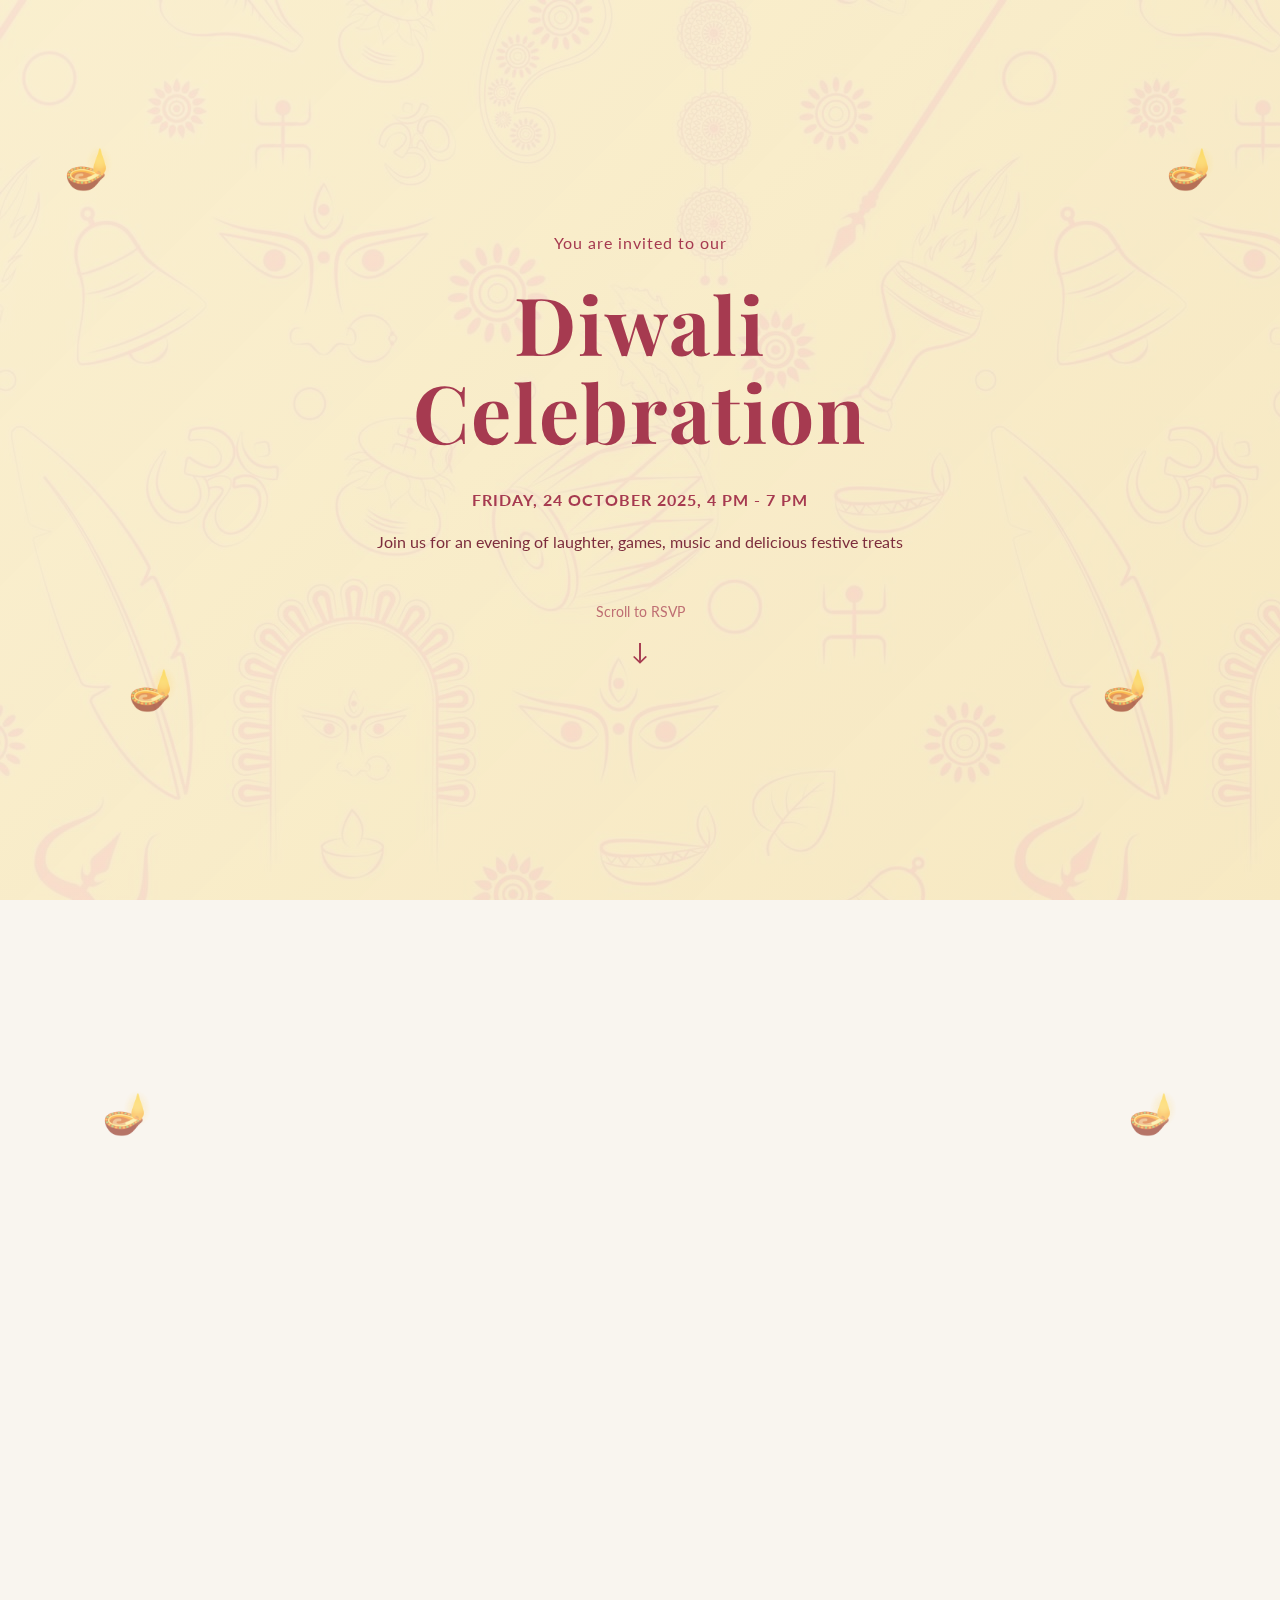
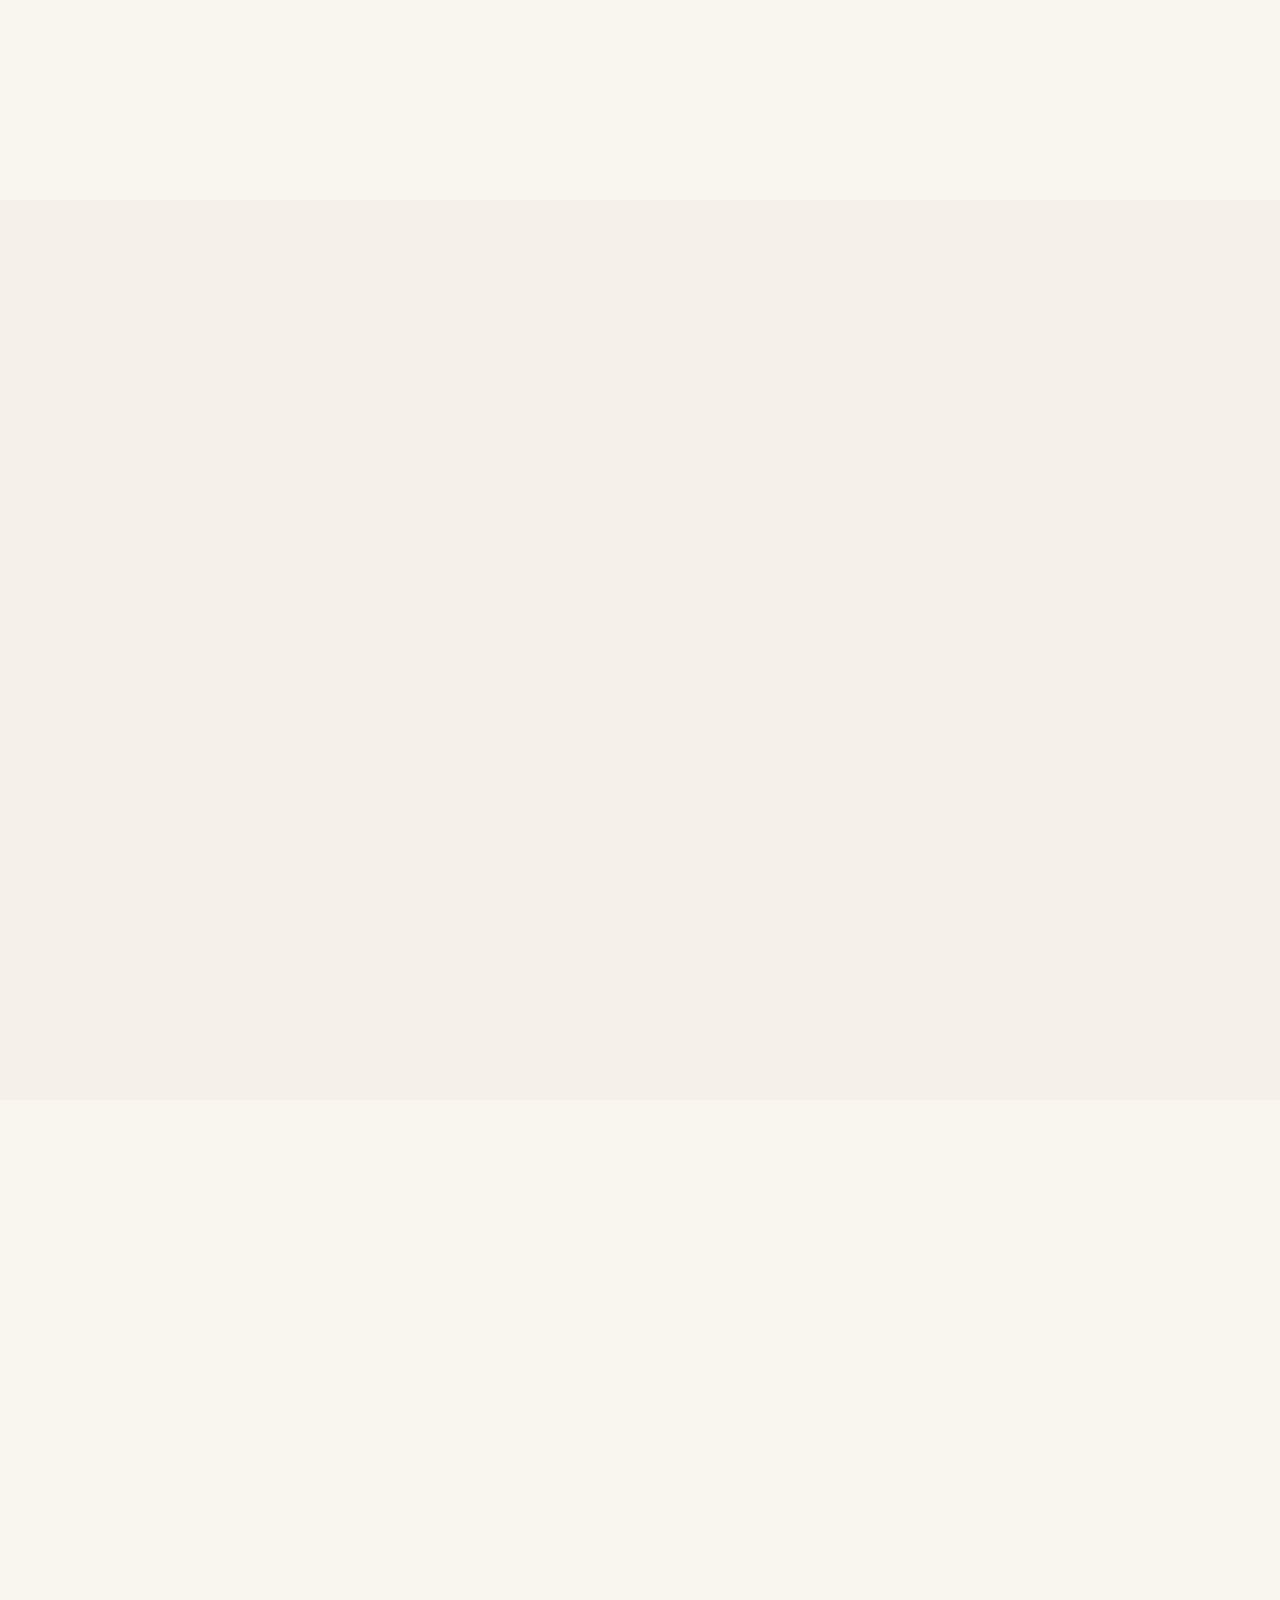
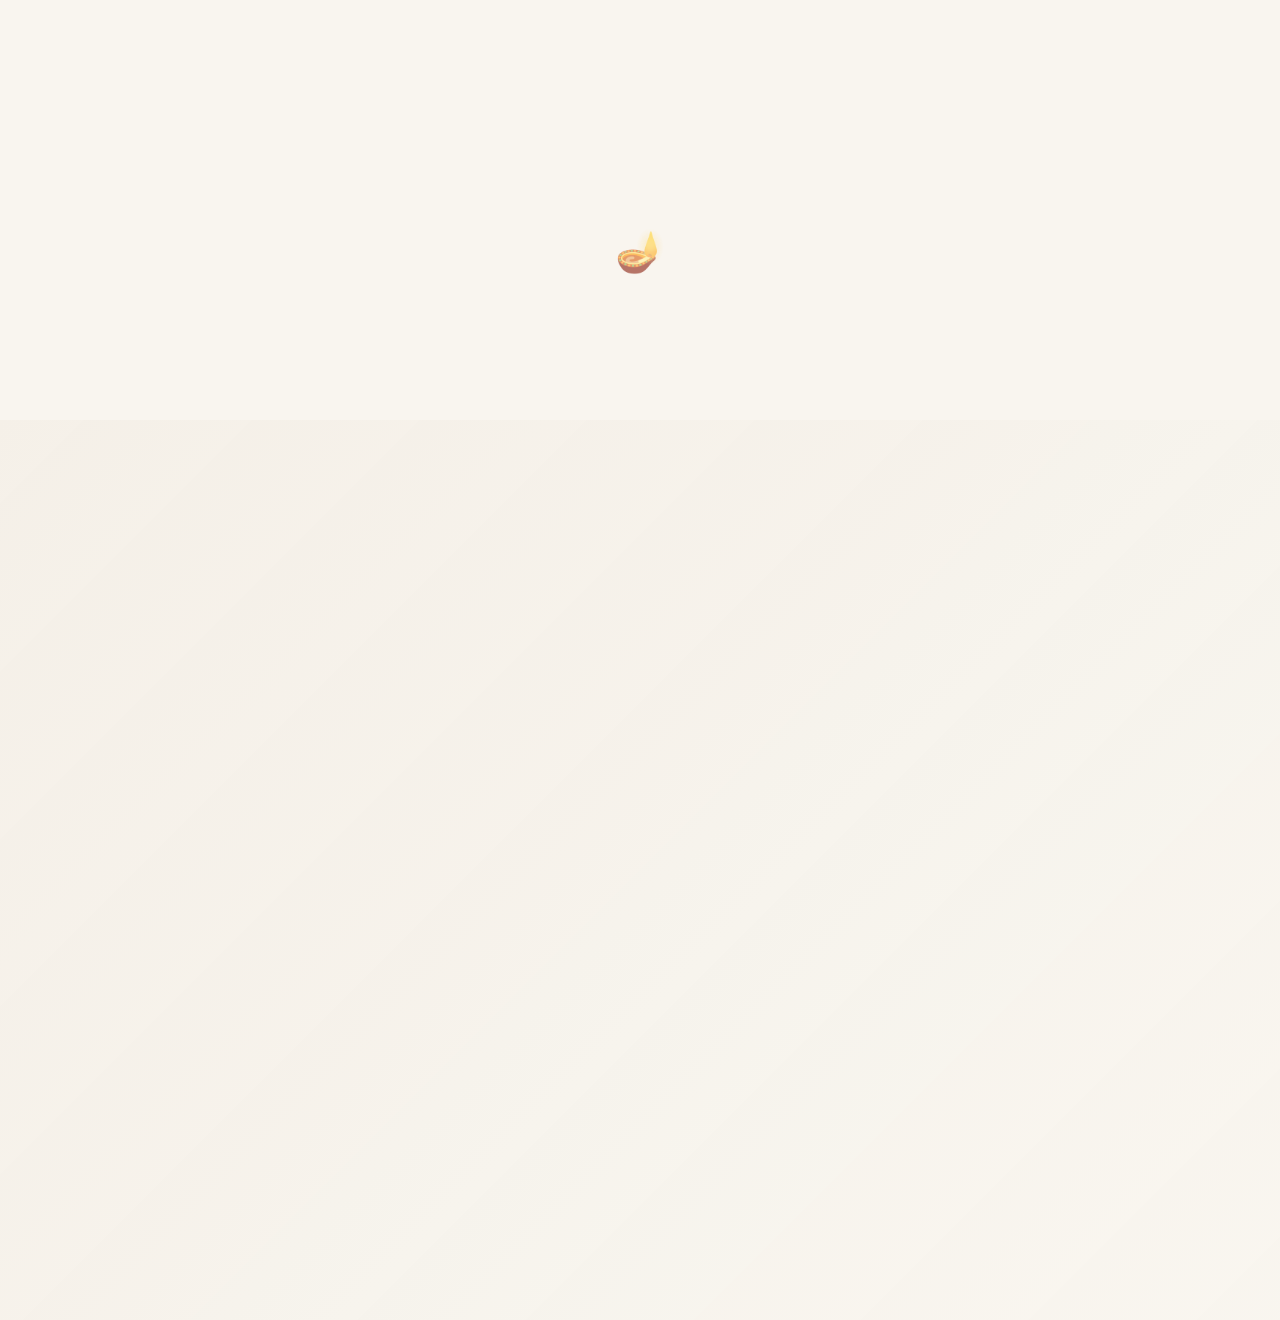
<file: index.html>
<!DOCTYPE html>
<html lang="en">
<head>
    <meta charset="UTF-8">
    <meta name="viewport" content="width=device-width, initial-scale=1.0">
    <title>Diwali Celebration 2025 - You're Invited!</title>
    <link rel="stylesheet" href="style.css">
    <link rel="preconnect" href="https://fonts.googleapis.com">
    <link rel="preconnect" href="https://fonts.gstatic.com" crossorigin>
    <link href="https://fonts.googleapis.com/css2?family=Playfair+Display:wght@400;600;700&family=Lato:wght@300;400;700&display=swap" rel="stylesheet">
</head>
<body>
    <!-- Section 1: Main Invitation -->
    <section class="section hero">
        <div class="diya-decorations">
            <div class="diya diya-1">🪔</div>
            <div class="diya diya-2">🪔</div>
            <div class="diya diya-3">🪔</div>
            <div class="diya diya-4">🪔</div>
        </div>
        
        <div class="content">
            <div class="invite-header">You are invited to our</div>
            
            <h1 class="main-title">Diwali<br>Celebration</h1>
            
            <div class="event-details">
                <div class="date-time">FRIDAY, 24 OCTOBER 2025, 4 PM - 7 PM</div>
                <div class="description">Join us for an evening of laughter, games, music and delicious festive treats</div>
            </div>
            
            <div class="scroll-indicator">
                <div class="scroll-text">Scroll to RSVP</div>
                <div class="scroll-arrow">↓</div>
            </div>
        </div>
    </section>

    <!-- Section 2: About Diwali -->
    <section class="section about">
        <div class="diya-decorations">
            <div class="diya diya-5">🪔</div>
            <div class="diya diya-6">🪔</div>
        </div>
        
        <div class="content">
            <h2 class="section-title">About Diwali</h2>
            
            <div class="about-content">
                <p class="about-text">
                    The name "Diwali" comes from the Sanskrit term <em>dīpāvalī</em>, meaning "a row of lamps". 
                    Homes are adorned with diyas (oil lamps) to symbolize spiritual enlightenment and the dispelling 
                    of darkness. The festival symbolizes the triumph of righteousness, knowledge, and prosperity over 
                    evil and ignorance. Celebrations involve lighting fireworks, creating elaborate floor patterns 
                    called rangoli, and sharing festive treats.
                </p>
                
                <div class="celebration-aspects">
                    <div class="aspect">
                        <div class="aspect-icon">🪔</div>
                        <div class="aspect-title">Festival of Lights</div>
                    </div>
                    <div class="aspect">
                        <div class="aspect-icon">✨</div>
                        <div class="aspect-title">Joy & Prosperity</div>
                    </div>
                    <div class="aspect">
                        <div class="aspect-icon">👨‍👩‍👧‍👦</div>
                        <div class="aspect-title">Togetherness</div>
                    </div>
                    <div class="aspect">
                        <div class="aspect-icon">🌟</div>
                        <div class="aspect-title">New Beginnings</div>
                    </div>
                </div>
                
                <div class="join-message">
                    Join us as we honor this beautiful tradition with food, music, and wonderful company!
                </div>
            </div>
        </div>
    </section>

    <!-- Section 3: Important Details -->
    <section class="section details">
        
        <div class="content">
            <h2 class="section-title">Important Details</h2>
            
            <div class="details-grid">
                <div class="detail-card">
                    <div class="detail-header">
                        <div class="detail-icon"><span class="icon-location">◉</span></div>
                        <h3 class="detail-title">Directions</h3>
                    </div>
                    <div class="detail-content">
                        <p>The celebration will be held at <strong>Pioneer Endicott Social Lounge</strong>, 141 4th St E, St. Paul, 55101.</p>
                        <p>The closest landmark is <strong>Gambit Brewing Co</strong>.</p>
                        <p>Please text/call us at <a href="tel:812-803-9042">812-803-9042</a> as you'll have to be buzzed in.</p>
                    </div>
                </div>
                
                <div class="detail-card">
                    <div class="detail-header">
                        <div class="detail-icon"><span class="icon-parking">P</span></div>
                        <h3 class="detail-title">Parking</h3>
                    </div>
                    <div class="detail-content">
                        <p>Closest parking is <strong>Jackson Street Parking Ramp</strong>.</p>
                    </div>
                </div>
                
                <div class="detail-card">
                    <div class="detail-header">
                        <div class="detail-icon"><span class="icon-dresscode">✦</span></div>
                        <h3 class="detail-title">Dress Code</h3>
                    </div>
                    <div class="detail-content">
                        <p>We will be in festive Indian attire. Please feel free to wear whatever makes you feel festive.</p>
                    </div>
                </div>
            </div>
        </div>
    </section>

    <!-- Section 4: RSVP -->
    <section class="section rsvp">
        <div class="diya-decorations">
            <div class="diya diya-8">🪔</div>
        </div>
        
        <div class="content">
            <h2 class="section-title">RSVP</h2>
            
            <div class="rsvp-deadline">Please RSVP by the 13th</div>
            <div class="rsvp-subtitle">We'd love to celebrate with you! Please let us know if you can join us.</div>
            
            <!-- 
                FORMSPREE SETUP:
                1. Sign up FREE at https://formspree.io
                2. Create a new form
                3. Copy your form ID (looks like: xyzabc123)
                4. Replace YOUR_FORM_ID below with your actual ID
            -->
            
            <form class="rsvp-form" id="rsvpForm" action="https://formspree.io/f/xvgwqwdz" method="POST">
                <div class="form-group">
                    <label for="name">Name *</label>
                    <input type="text" id="name" name="name" placeholder="Your full name" required>
                </div>
                
                <div class="form-group">
                    <label for="contact">Phone / Email *</label>
                    <input type="text" id="contact" name="contact" placeholder="Your phone number or email" required>
                </div>
                
                <div class="form-group">
                    <label for="attending">Will you be attending the event? *</label>
                    <select id="attending" name="attending" required>
                        <option value="">Please select</option>
                        <option value="yes">Yes, I'll be there!</option>
                        <option value="no">Unfortunately, I can't make it</option>
                    </select>
                </div>
                
                <div class="form-group">
                    <label for="dietary">Please specify any dietary restrictions</label>
                    <textarea id="dietary" name="dietary" placeholder="e.g., Vegetarian, Vegan, Gluten-free, Allergies, etc." rows="4"></textarea>
                </div>
                
                <button type="submit" class="submit-btn">Confirm RSVP</button>
                
                <div class="form-message" id="formMessage"></div>
            </form>
        </div>
    </section>

    <!-- Section 5: Footer -->
    <section class="section footer">
        <div class="content">
            <div class="footer-diya">🪔</div>
            
            <h3 class="hosted-title">Hosted with ❤️ by</h3>
            <div class="hosts-name">Sherel & Animesh</div>
            
            <div class="footer-diya">🪔</div>
            
            <div class="contact-info">
                <a href="mailto:your.email@example.com" class="contact-link">
                    <span class="contact-icon">✉️</span>
                    sherel.crasta@gmail.com
                </a>
                <a href="tel:555-123-4567" class="contact-link">
                    <span class="contact-icon">📱</span>
                    (812) 803-9042
                </a>
            </div>
            
            <div class="footer-message">
                Questions? Feel free to reach out anytime. We're excited to celebrate with you!
            </div>
        </div>
    </section>
    
    <script src="script.js"></script>
</body>
</html>
</file>
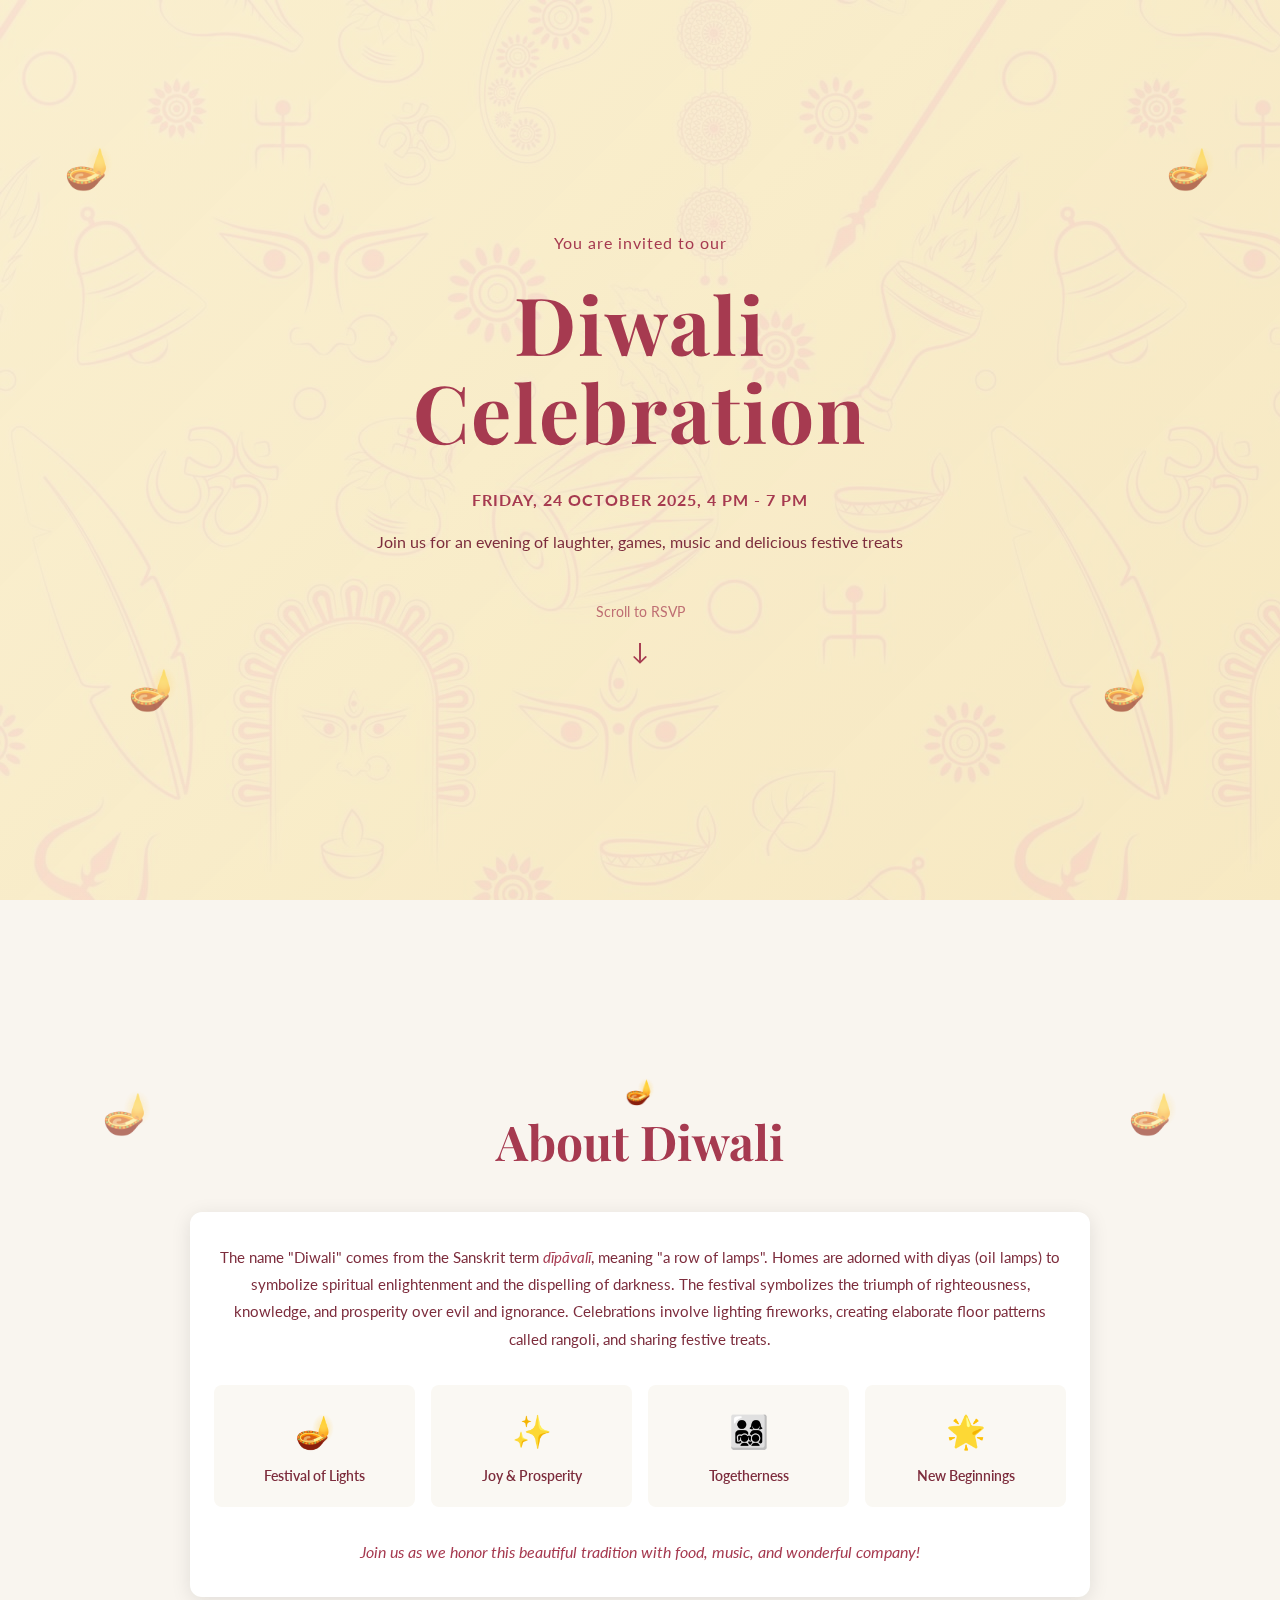
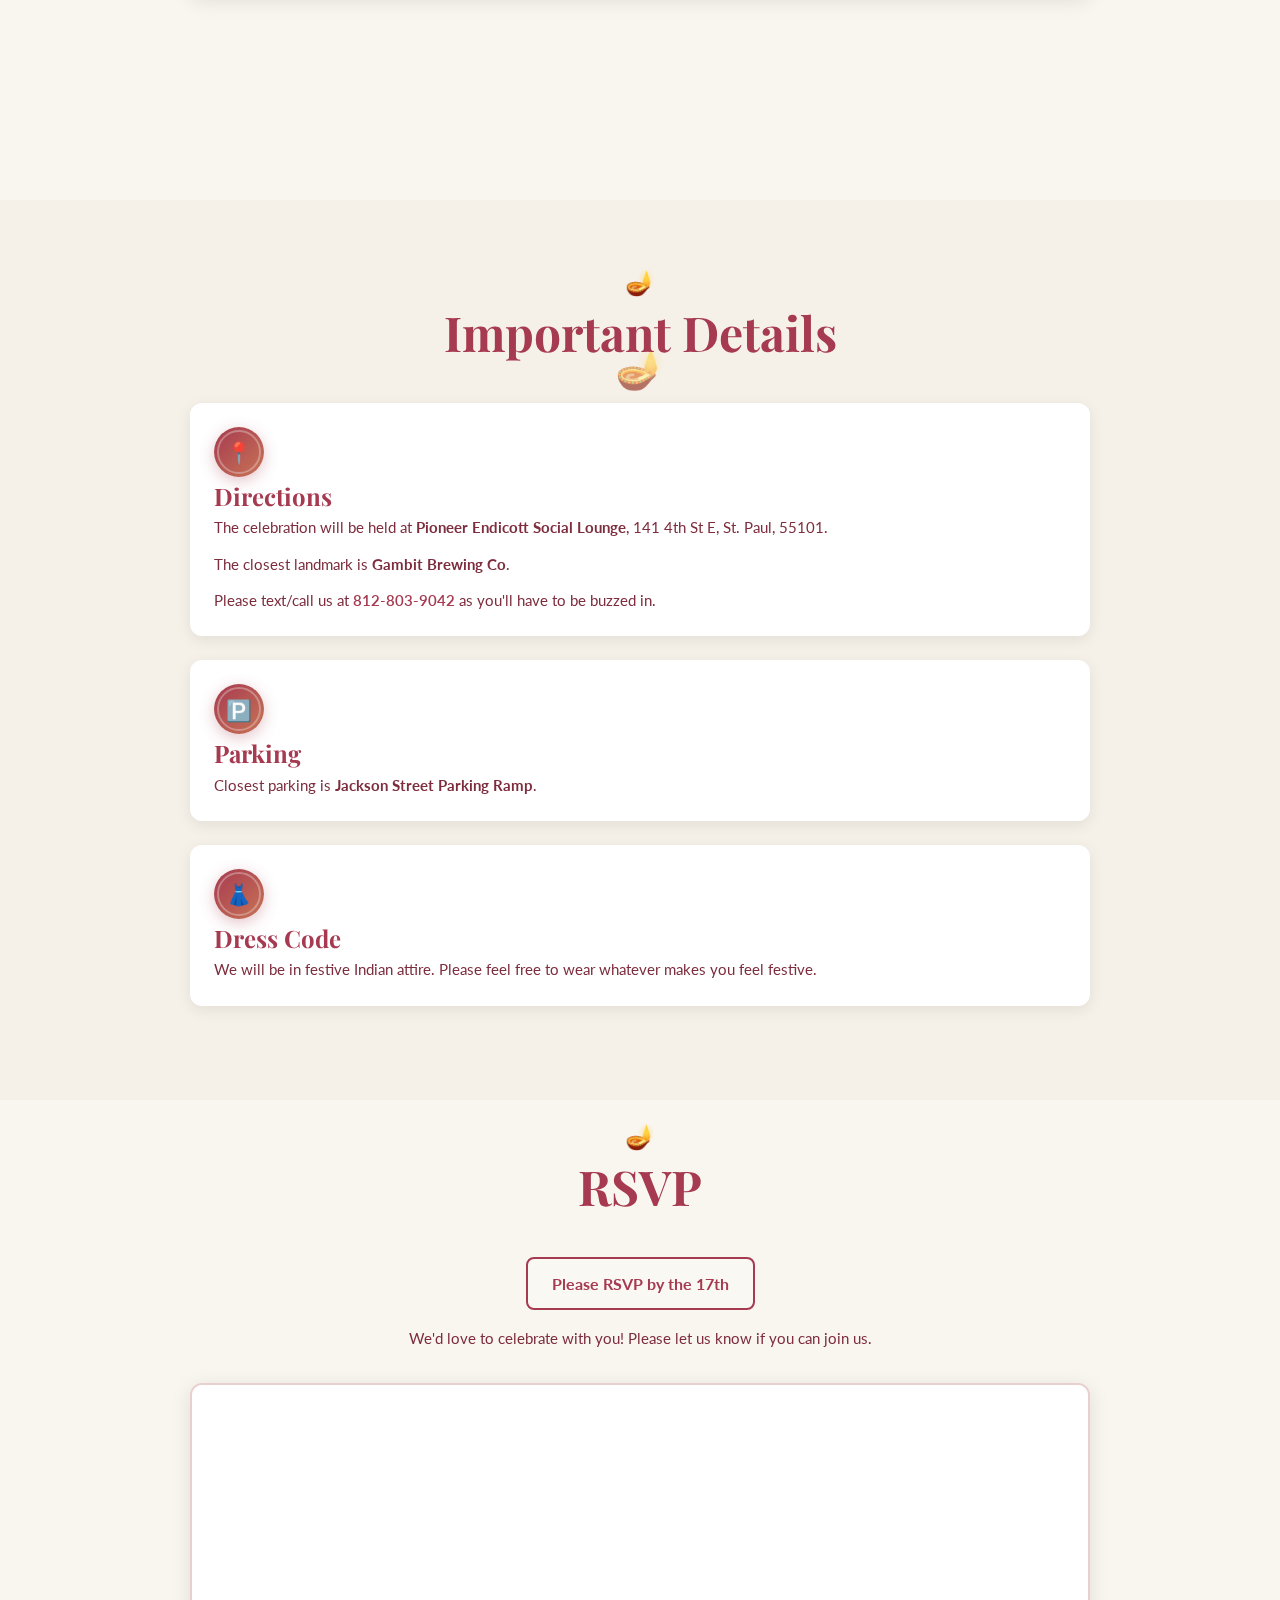
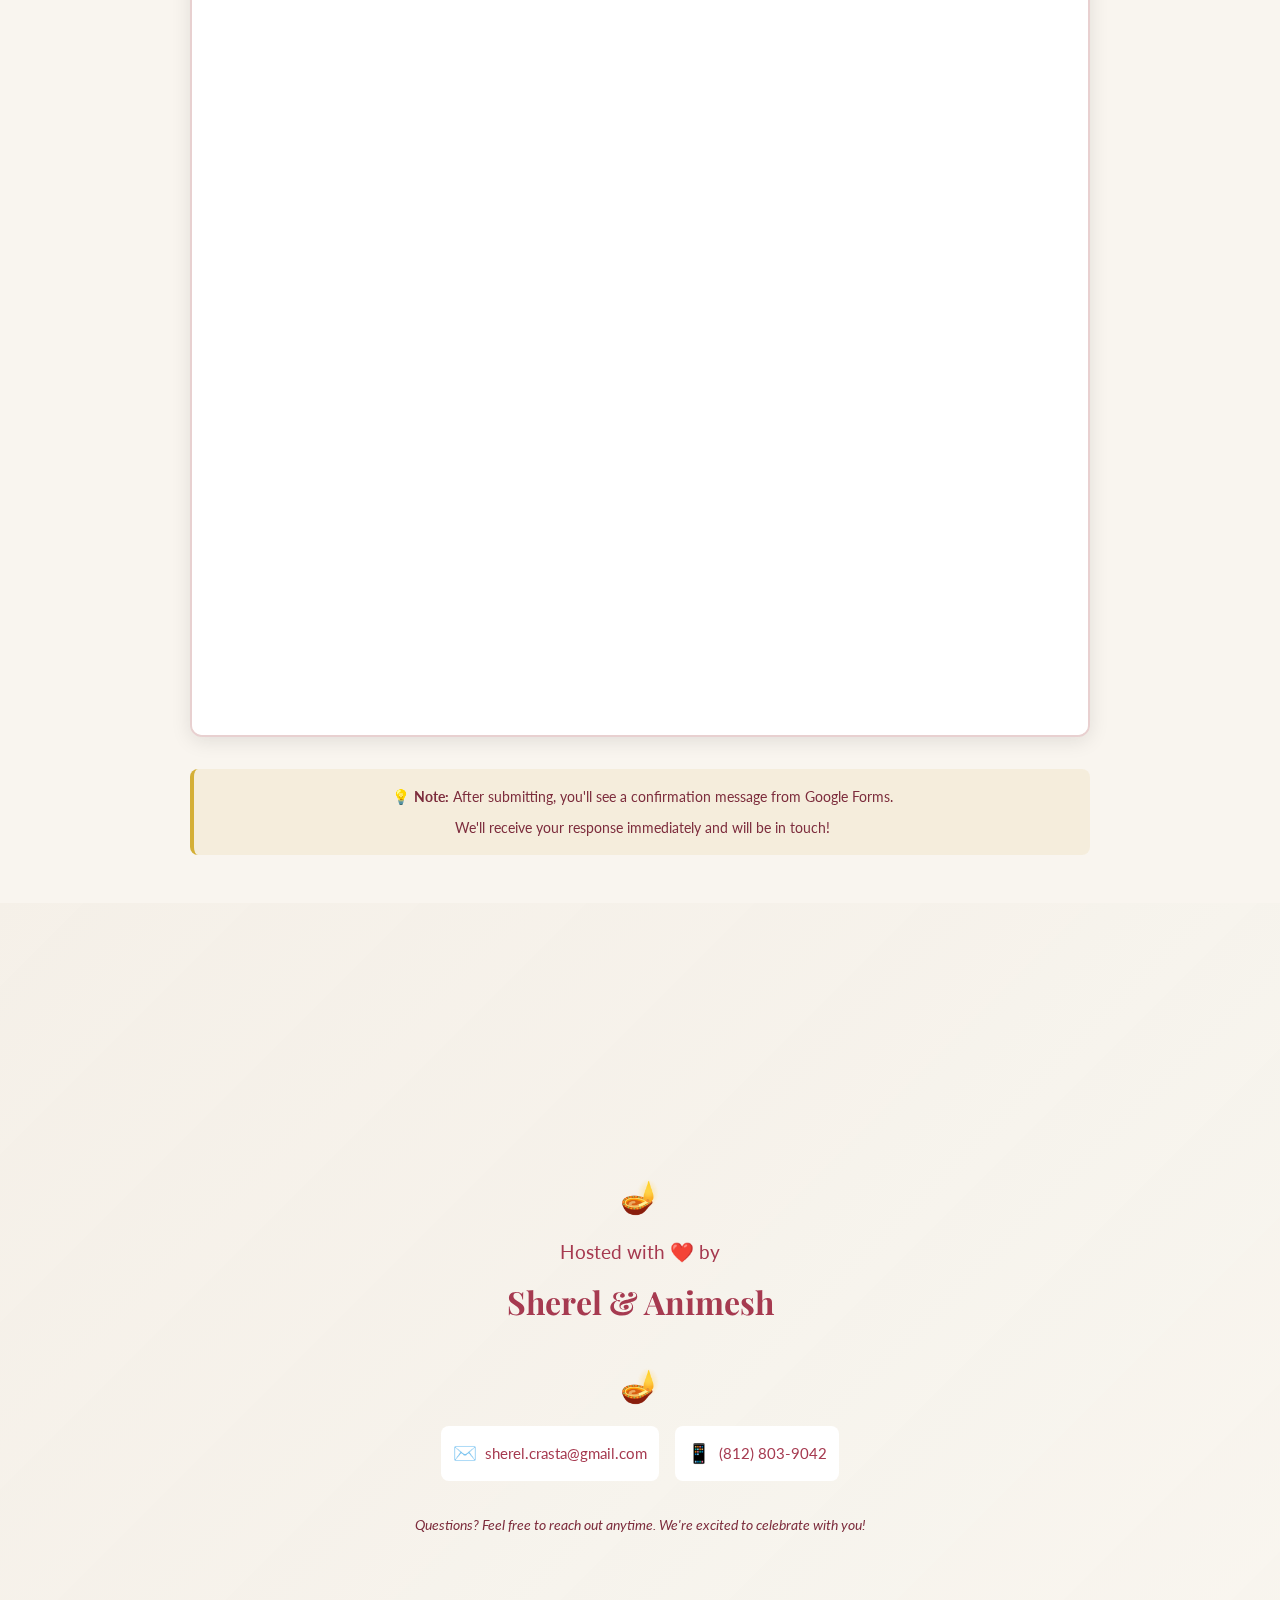
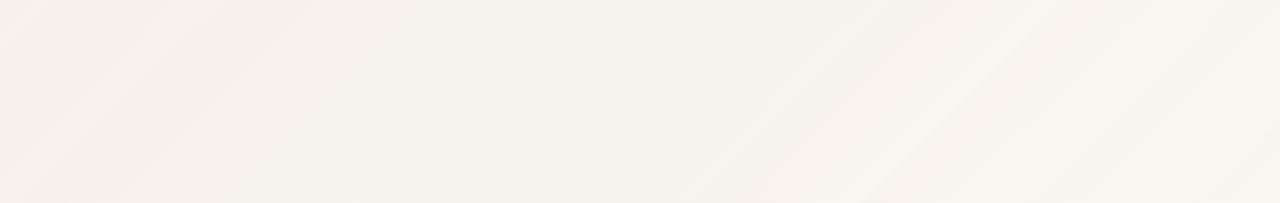
<file: index-googleform.html>
<!DOCTYPE html>
<html lang="en">
<head>
    <meta charset="UTF-8">
    <meta name="viewport" content="width=device-width, initial-scale=1.0">
    <title>Diwali Celebration 2025 - You're Invited!</title>
    <link rel="stylesheet" href="style.css">
    <link rel="preconnect" href="https://fonts.googleapis.com">
    <link rel="preconnect" href="https://fonts.gstatic.com" crossorigin>
    <link href="https://fonts.googleapis.com/css2?family=Playfair+Display:wght@400;600;700&family=Lato:wght@300;400;700&display=swap" rel="stylesheet">
</head>
<body>
    <!-- Section 1: Main Invitation -->
    <section class="section hero">
        <div class="diya-decorations">
            <div class="diya diya-1">🪔</div>
            <div class="diya diya-2">🪔</div>
            <div class="diya diya-3">🪔</div>
            <div class="diya diya-4">🪔</div>
        </div>
        
        <div class="content">
            <div class="invite-header">You are invited to our</div>
            
            <h1 class="main-title">Diwali<br>Celebration</h1>
            
            <div class="event-details">
                <div class="date-time">FRIDAY, 24 OCTOBER 2025, 4 PM - 7 PM</div>
                <div class="description">Join us for an evening of laughter, games, music and delicious festive treats</div>
            </div>
            
            <div class="scroll-indicator">
                <div class="scroll-text">Scroll to RSVP</div>
                <div class="scroll-arrow">↓</div>
            </div>
        </div>
    </section>

    <!-- Section 2: About Diwali -->
    <section class="section about">
        <div class="diya-decorations">
            <div class="diya diya-5">🪔</div>
            <div class="diya diya-6">🪔</div>
        </div>
        
        <div class="content">
            <h2 class="section-title">About Diwali</h2>
            
            <div class="about-content">
                <p class="about-text">
                    The name "Diwali" comes from the Sanskrit term <em>dīpāvalī</em>, meaning "a row of lamps". 
                    Homes are adorned with diyas (oil lamps) to symbolize spiritual enlightenment and the dispelling 
                    of darkness. The festival symbolizes the triumph of righteousness, knowledge, and prosperity over 
                    evil and ignorance. Celebrations involve lighting fireworks, creating elaborate floor patterns 
                    called rangoli, and sharing festive treats.
                </p>
                
                <div class="celebration-aspects">
                    <div class="aspect">
                        <div class="aspect-icon">🪔</div>
                        <div class="aspect-title">Festival of Lights</div>
                    </div>
                    <div class="aspect">
                        <div class="aspect-icon">✨</div>
                        <div class="aspect-title">Joy & Prosperity</div>
                    </div>
                    <div class="aspect">
                        <div class="aspect-icon">👨‍👩‍👧‍👦</div>
                        <div class="aspect-title">Togetherness</div>
                    </div>
                    <div class="aspect">
                        <div class="aspect-icon">🌟</div>
                        <div class="aspect-title">New Beginnings</div>
                    </div>
                </div>
                
                <div class="join-message">
                    Join us as we honor this beautiful tradition with food, music, and wonderful company!
                </div>
            </div>
        </div>
    </section>

    <!-- Section 3: Important Details -->
    <section class="section details">
        <div class="diya-decorations">
            <div class="diya diya-7">🪔</div>
        </div>
        
        <div class="content">
            <h2 class="section-title">Important Details</h2>
            
            <div class="details-grid">
                <div class="detail-card">
                    <div class="detail-icon">📍</div>
                    <h3 class="detail-title">Directions</h3>
                    <div class="detail-content">
                        <p>The celebration will be held at <strong>Pioneer Endicott Social Lounge</strong>, 141 4th St E, St. Paul, 55101.</p>
                        <p>The closest landmark is <strong>Gambit Brewing Co</strong>.</p>
                        <p>Please text/call us at <a href="tel:812-803-9042">812-803-9042</a> as you'll have to be buzzed in.</p>
                        
                    </div>
                </div>
                
                <div class="detail-card">
                    <div class="detail-icon">🅿️</div>
                    <h3 class="detail-title">Parking</h3>
                    <div class="detail-content">
                        <p>Closest parking is <strong>Jackson Street Parking Ramp</strong>.</p>
                        
                    </div>
                </div>
                
                <div class="detail-card">
                    <div class="detail-icon">👗</div>
                    <h3 class="detail-title">Dress Code</h3>
                    <div class="detail-content">
                        <p>We will be in festive Indian attire. Please feel free to wear whatever makes you feel festive.</p>
                    </div>
                </div>
            </div>
        </div>
    </section>


    <!-- Section 4: RSVP with Google Form -->
    <section class="section rsvp">
        <div class="diya-decorations">
            <div class="diya diya-8">🪔</div>
        </div>
        
        <div class="content">
            <h2 class="section-title">RSVP</h2>
            
            <div class="rsvp-deadline">Please RSVP by the 17th</div>
            <div class="rsvp-subtitle">We'd love to celebrate with you! Please let us know if you can join us.</div>
            
            <!-- GOOGLE FORM EMBED -->
            <!-- 
                INSTRUCTIONS TO ADD YOUR GOOGLE FORM:
                
                1. Go to https://forms.google.com
                2. Create a new form with these questions:
                   - Name (Short answer, Required)
                   - Phone / Email (Short answer, Required)
                   - Will you attend? (Multiple choice: Yes/No/Maybe, Required)
                   - Dietary restrictions (Paragraph, Optional)
                
                3. Click "Send" button → Click "<>" (Embed HTML)
                4. Copy the iframe code
                5. Replace the iframe below with your code
                
                NOTE: You can customize the form colors to match this website:
                - In Google Forms, click the palette icon
                - Choose maroon (#a63a50) as primary color
            -->
            
            <div class="google-form-container">
                <!-- REPLACE THIS IFRAME WITH YOUR GOOGLE FORM EMBED CODE -->
                <iframe src="https://docs.google.com/forms/d/e/1FAIpQLSc6TJiQf3KpycAEwxlcRkGjNxQTaBFz0aIWr8znFWV4ILV7tw/viewform?embedded=true" width="640" height="895" frameborder="0" marginheight="0" marginwidth="0">Loading…</iframe>
                
                <!-- Alternative: If you want a button to open form in new tab -->
                <!-- <a href="https://forms.gle/YOUR_SHORT_LINK" class="google-form-button" target="_blank">
                    📝 Fill RSVP Form
                </a> -->
            </div>
            
            <div class="google-form-note">
                <p>💡 <strong>Note:</strong> After submitting, you'll see a confirmation message from Google Forms.</p>
                <p>We'll receive your response immediately and will be in touch!</p>
            </div>
        </div>
    </section>

    <!-- Section 5: Footer -->
    <section class="section footer">
        <div class="content">
            <div class="footer-diya">🪔</div>
            
            <h3 class="hosted-title">Hosted with ❤️ by</h3>
            <div class="hosts-name">Sherel & Animesh</div>
            
            <div class="footer-diya">🪔</div>
            
            <div class="contact-info">
                <a href="mailto:your.email@example.com" class="contact-link">
                    <span class="contact-icon">✉️</span>
                    sherel.crasta@gmail.com
                </a>
                <a href="tel:555-123-4567" class="contact-link">
                    <span class="contact-icon">📱</span>
                    (812) 803-9042
                </a>
            </div>
            
            <div class="footer-message">
                Questions? Feel free to reach out anytime. We're excited to celebrate with you!
            </div>
        </div>
    </section>
    
    <script src="script.js"></script>
</body>
</html>
</file>
<file: style.css>
/* Reset and Base Styles */
* {
    margin: 0;
    padding: 0;
    box-sizing: border-box;
}

:root {
    --cream: #f5f0e8;
    --maroon: #a63a50;
    --terracotta: #c87456;
    --gold: #d4af37;
    --dark-maroon: #7d2d3d;
    --light-cream: #faf8f3;
}

html {
    scroll-behavior: smooth;
    scroll-snap-type: y mandatory;
    overflow-y: scroll;
}

body {
    font-family: 'Lato', sans-serif;
    background-color: var(--cream);
    color: var(--dark-maroon);
    line-height: 1.6;
    overflow-x: hidden;
    position: relative;
}

body::before {
    content: '';
    position: fixed;
    top: 0;
    left: 0;
    width: 100%;
    height: 100%;
    background-image: url('bck_diwali.jpg');
    background-repeat: repeat;
    background-size: auto;
    opacity: 0.4;
    z-index: 0;
    pointer-events: none;
}

/* Scroll Snap Sections */
.section {
    min-height: 100vh;
    scroll-snap-align: start;
    scroll-snap-stop: always;
    display: flex;
    align-items: center;
    justify-content: center;
    position: relative;
    padding: 2rem 1.5rem;
    z-index: 1;
}

.section::before {
    content: '';
    position: absolute;
    top: 0;
    left: 0;
    width: 100%;
    height: 100%;
    background-color: rgba(245, 240, 232, 0.6);
    z-index: -1;
}

.content {
    max-width: 600px;
    width: 100%;
    margin: 0 auto;
    position: relative;
    z-index: 1;
}

/* Diya Decorations */
.diya-decorations {
    position: absolute;
    width: 100%;
    height: 100%;
    top: 0;
    left: 0;
    pointer-events: none;
    overflow: hidden;
}

.diya {
    position: absolute;
    font-size: 2rem;
    opacity: 0.6;
    animation: flicker 3s ease-in-out infinite;
}

.diya-1 { top: 15%; left: 5%; animation-delay: 0s; }
.diya-2 { top: 15%; right: 5%; animation-delay: 0.5s; }
.diya-3 { bottom: 20%; left: 10%; animation-delay: 1s; }
.diya-4 { bottom: 20%; right: 10%; animation-delay: 1.5s; }
.diya-5 { top: 20%; left: 8%; animation-delay: 0.3s; }
.diya-6 { top: 20%; right: 8%; animation-delay: 0.8s; }
.diya-7 { top: 15%; left: 50%; transform: translateX(-50%); animation-delay: 0.6s; }
.diya-8 { bottom: 15%; left: 50%; transform: translateX(-50%); animation-delay: 1.2s; }

@keyframes flicker {
    0%, 100% { opacity: 0.6; transform: scale(1); }
    50% { opacity: 0.9; transform: scale(1.1); }
}

/* Hero Section */
.hero::before {
    background: linear-gradient(135deg, rgba(250, 248, 243, 0.65) 0%, rgba(245, 240, 232, 0.6) 100%);
}

.hero {
    text-align: center;
}

.invite-header {
    font-size: 1rem;
    color: var(--maroon);
    margin-bottom: 1.5rem;
    font-weight: 400;
    letter-spacing: 1px;
}

.main-title {
    font-family: 'Playfair Display', serif;
    font-size: 3.5rem;
    color: var(--maroon);
    font-weight: 700;
    line-height: 1.1;
    margin-bottom: 2rem;
    letter-spacing: 2px;
}

.event-details {
    margin-top: 2rem;
}

.date-time {
    font-weight: 700;
    color: var(--maroon);
    font-size: 1rem;
    margin-bottom: 1rem;
    letter-spacing: 1px;
}

.description {
    font-size: 1rem;
    color: var(--dark-maroon);
    margin-bottom: 2rem;
    line-height: 1.6;
}

.location-box {
    background-color: var(--terracotta);
    color: white;
    padding: 1.5rem;
    border-radius: 8px;
    margin-top: 2rem;
}

.location-name {
    font-weight: 700;
    margin-bottom: 1rem;
    font-size: 1rem;
}

.rsvp-text {
    margin-top: 1rem;
    margin-bottom: 0.5rem;
}

.hosts {
    font-family: 'Playfair Display', serif;
    font-size: 1.5rem;
    font-weight: 600;
}

.scroll-indicator {
    margin-top: 3rem;
    color: var(--maroon);
    animation: bounce 2s ease-in-out infinite;
}

.scroll-text {
    font-size: 0.85rem;
    margin-bottom: 0.5rem;
    opacity: 0.7;
}

.scroll-arrow {
    font-size: 1.5rem;
}

@keyframes bounce {
    0%, 100% { transform: translateY(0); }
    50% { transform: translateY(10px); }
}

/* About Section */
.about::before {
    background-color: rgba(250, 248, 243, 0.65);
}

.about {
    text-align: center;
}

.section-title {
    font-family: 'Playfair Display', serif;
    font-size: 2.5rem;
    color: var(--maroon);
    margin-bottom: 2rem;
    position: relative;
    display: block;
    text-align: center;
}

.section-title::before {
    content: '🪔';
    position: absolute;
    font-size: 1.5rem;
    top: -2rem;
    left: 50%;
    transform: translateX(-50%);
}

.about-content {
    background-color: white;
    padding: 2rem 1.5rem;
    border-radius: 12px;
    box-shadow: 0 4px 20px rgba(0, 0, 0, 0.1);
}

.about-text {
    font-size: 0.95rem;
    line-height: 1.8;
    margin-bottom: 2rem;
    color: var(--dark-maroon);
}

.about-text em {
    font-style: italic;
    color: var(--maroon);
}

.celebration-aspects {
    display: grid;
    grid-template-columns: repeat(2, 1fr);
    gap: 1rem;
    margin-bottom: 2rem;
}

.aspect {
    background-color: var(--light-cream);
    padding: 1.25rem;
    border-radius: 8px;
    text-align: center;
}

.aspect-icon {
    font-size: 2rem;
    margin-bottom: 0.5rem;
}

.aspect-title {
    font-size: 0.9rem;
    color: var(--dark-maroon);
    font-weight: 600;
}

.join-message {
    font-style: italic;
    color: var(--maroon);
    font-size: 1rem;
    margin-top: 1.5rem;
}

/* Details Section */
.details::before {
    background-color: rgba(245, 240, 232, 0.6);
}

.details {
    text-align: center;
}

.details-grid {
    display: flex;
    flex-direction: column;
    gap: 1.5rem;
    text-align: left;
}

.detail-card {
    background-color: white;
    padding: 1.5rem;
    border-radius: 12px;
    box-shadow: 0 4px 15px rgba(0, 0, 0, 0.08);
}

.detail-header {
    display: flex;
    align-items: center;
    gap: 1rem;
    margin-bottom: 1rem;
}

.detail-icon {
    font-size: 1.3rem;
    background: linear-gradient(135deg, var(--maroon) 0%, var(--terracotta) 100%);
    width: 50px;
    height: 50px;
    border-radius: 50%;
    display: flex;
    align-items: center;
    justify-content: center;
    color: white;
    box-shadow: 0 4px 15px rgba(166, 58, 80, 0.3);
    position: relative;
    font-weight: 600;
    flex-shrink: 0;
}

.detail-icon::before {
    content: '';
    position: absolute;
    inset: 3px;
    border-radius: 50%;
    border: 2px solid rgba(255, 255, 255, 0.3);
}

/* Custom icon styles */
.icon-location {
    font-size: 2rem;
    font-weight: 400;
    line-height: 1;
}

.icon-parking {
    font-size: 1.6rem;
    font-weight: 800;
    font-family: 'Arial', sans-serif;
    line-height: 1;
}

.icon-dresscode {
    font-size: 1.8rem;
    font-weight: 400;
    line-height: 1;
}

.detail-title {
    font-family: 'Playfair Display', serif;
    font-size: 1.5rem;
    color: var(--maroon);
    margin: 0;
}

.detail-content {
    font-size: 0.95rem;
    line-height: 1.6;
}

.detail-content p {
    margin-bottom: 0.75rem;
}

.detail-content p:last-child {
    margin-bottom: 0;
}

.detail-content a {
    color: var(--maroon);
    text-decoration: none;
    font-weight: 600;
}

.detail-content strong {
    color: var(--dark-maroon);
}

.map-container {
    margin: 1.5rem 0;
    border-radius: 8px;
    overflow: hidden;
    box-shadow: 0 2px 10px rgba(0, 0, 0, 0.1);
}

.map-button {
    display: inline-block;
    background-color: var(--maroon);
    color: white;
    padding: 0.75rem 1.5rem;
    border-radius: 8px;
    text-decoration: none;
    font-weight: 600;
    font-size: 0.95rem;
    transition: background-color 0.3s, transform 0.2s;
    margin-top: 1rem;
}

.map-button:hover {
    background-color: var(--dark-maroon);
    transform: translateY(-2px);
}

.map-button:active {
    transform: translateY(0);
}

/* RSVP Section */
.rsvp::before {
    background-color: rgba(250, 248, 243, 0.65);
}

.rsvp {
    text-align: center;
}

.rsvp-deadline {
    background-color: var(--light-cream);
    border: 2px solid var(--maroon);
    color: var(--maroon);
    padding: 0.75rem 1.5rem;
    border-radius: 8px;
    text-align: center;
    font-weight: 700;
    font-size: 1rem;
    margin: 0 auto 1rem auto;
    display: block;
    max-width: fit-content;
}

.rsvp-subtitle {
    text-align: center;
    color: var(--dark-maroon);
    margin-bottom: 2rem;
    font-size: 0.95rem;
}

.rsvp-form {
    background-color: white;
    padding: 2rem 1.5rem;
    border-radius: 12px;
    box-shadow: 0 4px 20px rgba(0, 0, 0, 0.1);
    text-align: left;
}

.form-group {
    margin-bottom: 1.5rem;
}

.form-group label {
    display: block;
    color: var(--maroon);
    font-weight: 600;
    margin-bottom: 0.5rem;
    font-size: 0.9rem;
}

.form-group input,
.form-group select,
.form-group textarea {
    width: 100%;
    padding: 0.75rem;
    border: 1px solid #ddd;
    border-radius: 6px;
    font-family: 'Lato', sans-serif;
    font-size: 0.95rem;
    background-color: var(--light-cream);
    color: var(--dark-maroon);
    transition: border-color 0.3s;
}

.form-group input:focus,
.form-group select:focus,
.form-group textarea:focus {
    outline: none;
    border-color: var(--maroon);
}

.form-group textarea {
    resize: vertical;
}

.submit-btn {
    width: 100%;
    background-color: var(--terracotta);
    color: white;
    padding: 1rem;
    border: none;
    border-radius: 8px;
    font-size: 1rem;
    font-weight: 700;
    cursor: pointer;
    transition: background-color 0.3s, transform 0.2s;
    font-family: 'Lato', sans-serif;
}

.submit-btn:hover {
    background-color: var(--dark-maroon);
    transform: translateY(-2px);
}

.submit-btn:active {
    transform: translateY(0);
}

.form-message {
    margin-top: 1rem;
    padding: 1rem;
    border-radius: 6px;
    text-align: center;
    display: none;
    font-size: 0.9rem;
}

.form-message.success {
    background-color: #d4edda;
    color: #155724;
    display: block;
}

.form-message.error {
    background-color: #f8d7da;
    color: #721c24;
    display: block;
}

/* Google Form Styles */
.google-form-container {
    background-color: transparent;
    padding: 0;
    border-radius: 12px;
    overflow: hidden;
    box-shadow: 0 4px 20px rgba(0, 0, 0, 0.1);
    margin-top: 2rem;
    border: 2px solid rgba(166, 58, 80, 0.2);
}

.google-form-container iframe {
    display: block;
    width: 100%;
    min-height: 950px;
    border: none;
    background-color: white;
}

.google-form-button {
    display: inline-block;
    background-color: var(--terracotta);
    color: white;
    padding: 1.25rem 2.5rem;
    border-radius: 8px;
    text-decoration: none;
    font-size: 1.1rem;
    font-weight: 700;
    transition: background-color 0.3s, transform 0.2s;
    margin-top: 2rem;
    font-family: 'Lato', sans-serif;
}

.google-form-button:hover {
    background-color: var(--dark-maroon);
    transform: translateY(-2px);
}

.google-form-button:active {
    transform: translateY(0);
}

.google-form-note {
    background-color: rgba(212, 175, 55, 0.1);
    border-left: 4px solid var(--gold);
    padding: 1rem 1.5rem;
    margin-top: 2rem;
    border-radius: 8px;
}

.google-form-note p {
    margin: 0.5rem 0;
    font-size: 0.9rem;
    color: var(--dark-maroon);
}

.google-form-note p:first-child {
    margin-top: 0;
}

.google-form-note p:last-child {
    margin-bottom: 0;
}

/* Footer Section */
.footer::before {
    background: linear-gradient(135deg, rgba(245, 240, 232, 0.6) 0%, rgba(250, 248, 243, 0.65) 100%);
}

.footer {
    text-align: center;
}

.footer-diya {
    font-size: 2rem;
    margin-bottom: 1rem;
}

.hosted-title {
    font-size: 1.2rem;
    color: var(--maroon);
    margin-bottom: 0.5rem;
    font-weight: 400;
}

.hosts-name {
    font-family: 'Playfair Display', serif;
    font-size: 2rem;
    color: var(--maroon);
    font-weight: 700;
    margin-bottom: 2rem;
}

.contact-info {
    display: flex;
    flex-direction: column;
    gap: 1rem;
    margin-bottom: 2rem;
}

.contact-link {
    color: var(--maroon);
    text-decoration: none;
    font-size: 0.95rem;
    display: flex;
    align-items: center;
    justify-content: center;
    gap: 0.5rem;
    padding: 0.75rem;
    background-color: white;
    border-radius: 8px;
    transition: background-color 0.3s;
}

.contact-link:hover {
    background-color: var(--light-cream);
}

.contact-icon {
    font-size: 1.2rem;
}

.footer-message {
    font-style: italic;
    color: var(--dark-maroon);
    font-size: 0.9rem;
    line-height: 1.6;
}

/* Responsive Design - Tablet and larger */
@media (min-width: 768px) {
    .section {
        padding: 3rem 2rem;
    }
    
    .content {
        max-width: 700px;
    }
    
    .main-title {
        font-size: 4.5rem;
    }
    
    .celebration-aspects {
        grid-template-columns: repeat(4, 1fr);
    }
    
    .contact-info {
        flex-direction: row;
        justify-content: center;
    }
    
    .diya {
        font-size: 2.5rem;
    }
}

@media (min-width: 1024px) {
    .content {
        max-width: 900px;
    }
    
    .main-title {
        font-size: 5rem;
    }
    
    .section-title {
        font-size: 3rem;
    }
    
    .rsvp-form {
        padding: 2.5rem 3rem;
    }
}

/* Print Styles */
@media print {
    html {
        scroll-snap-type: none;
    }
    
    .section {
        page-break-after: always;
    }
    
    .scroll-indicator {
        display: none;
    }
}
</file>
